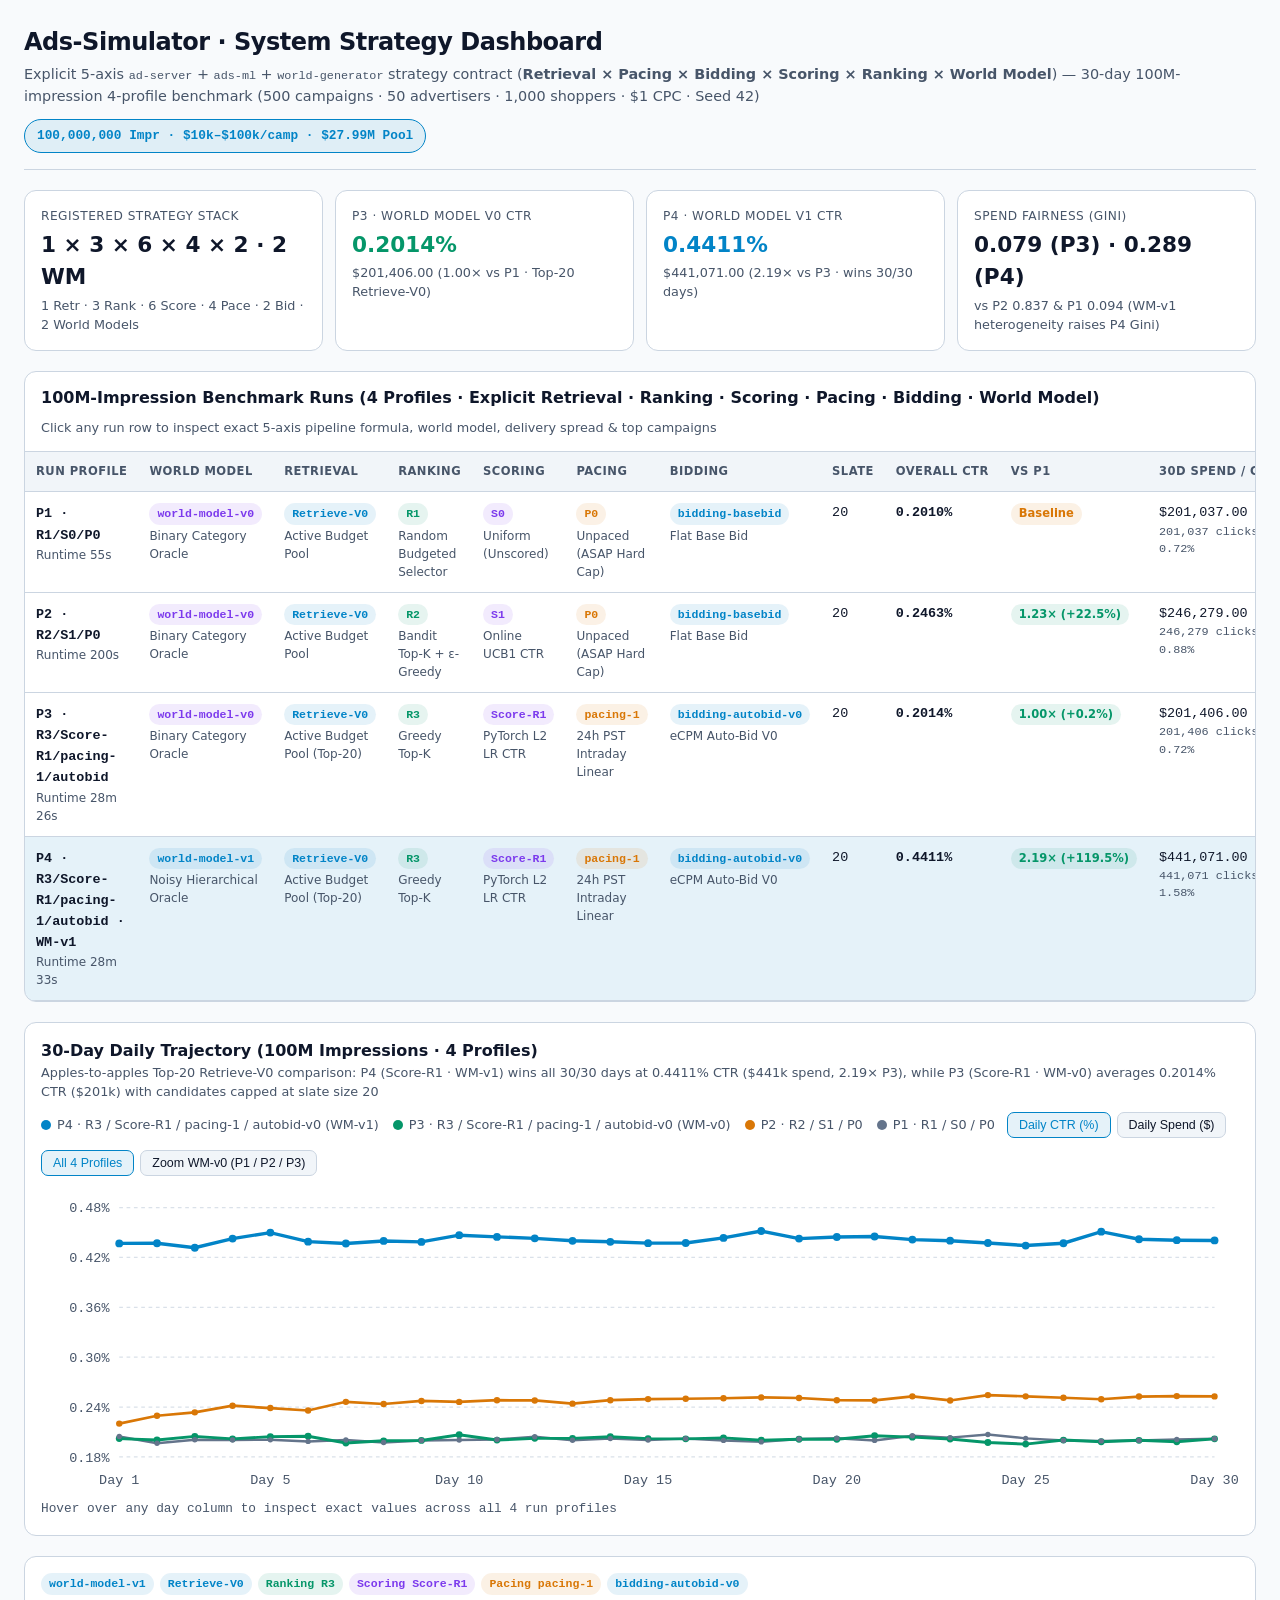
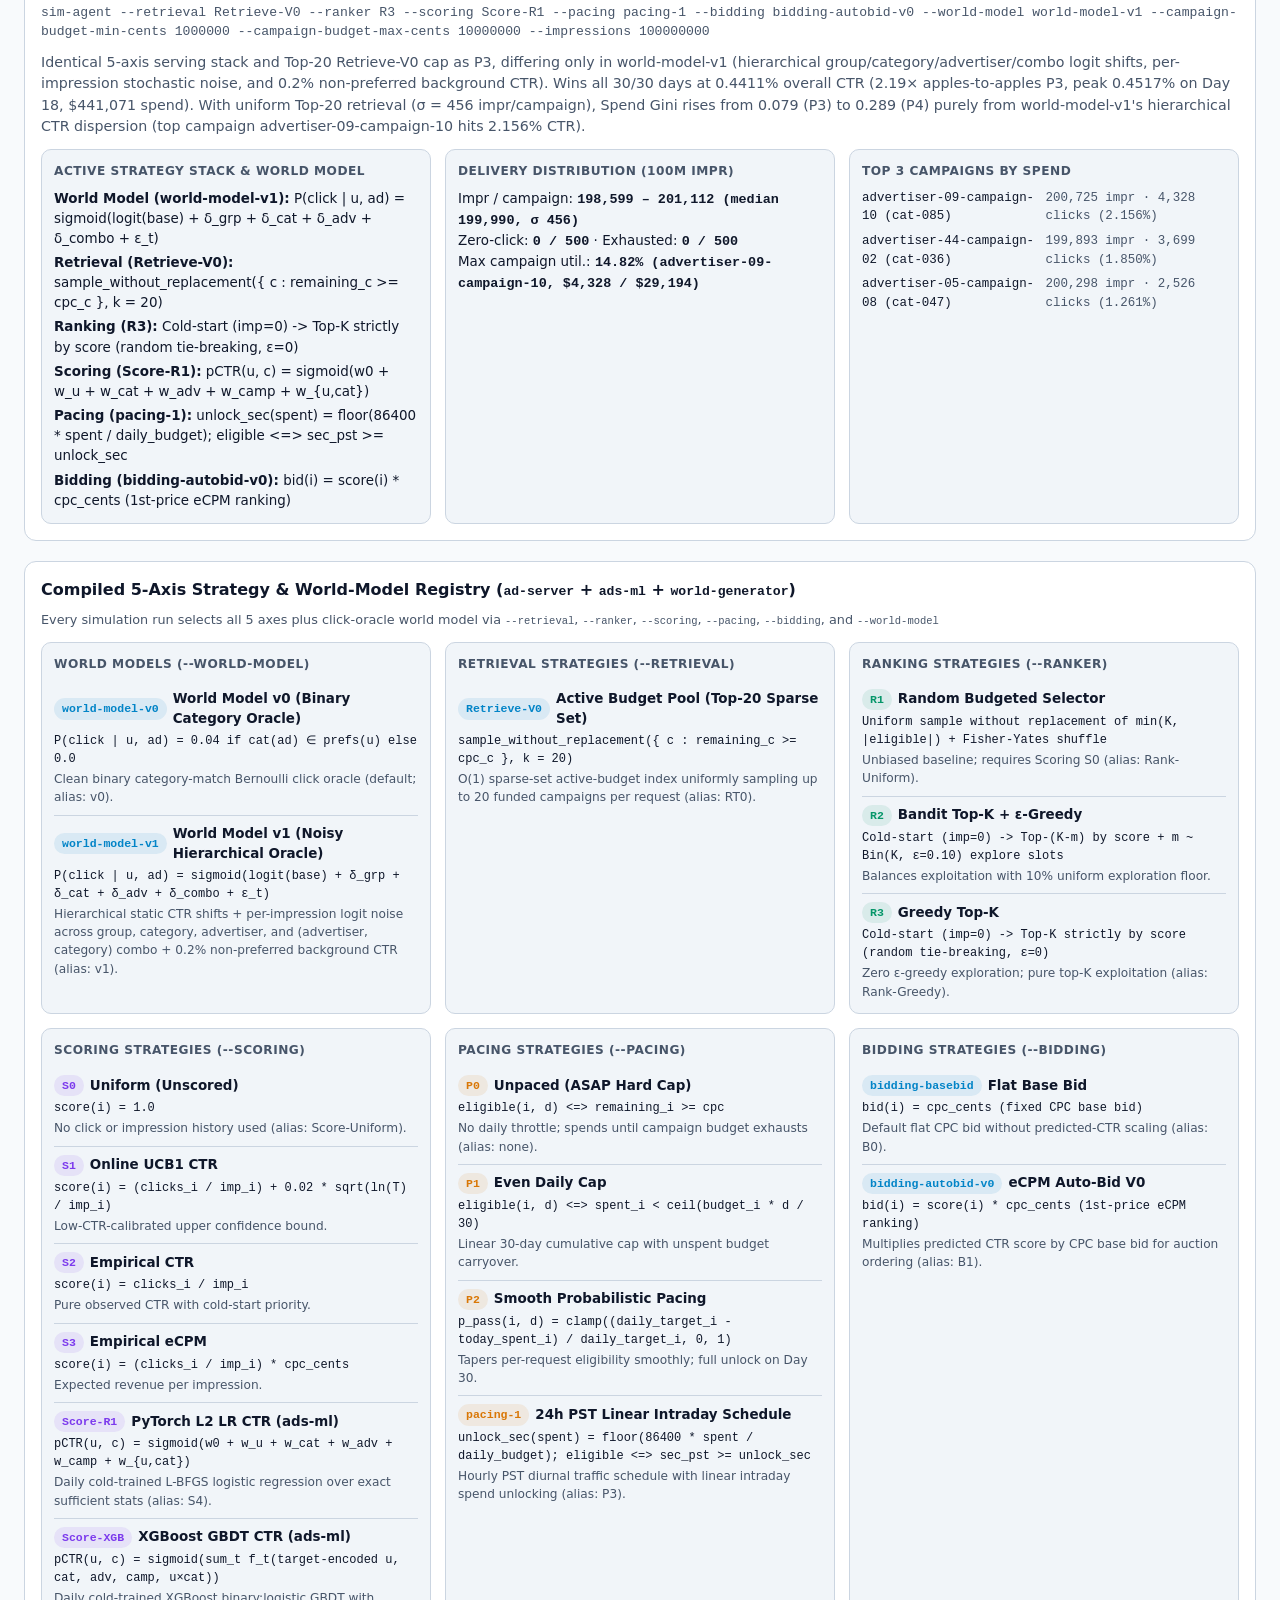
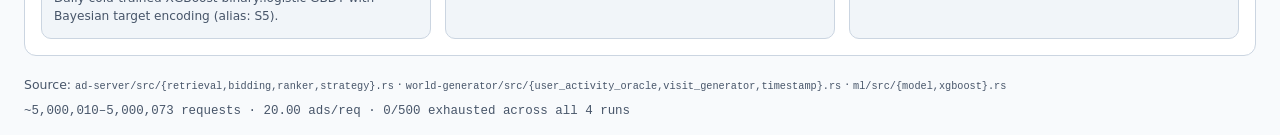
<file: system-dashboard/index.html>
<!DOCTYPE html>
<html lang="en">
<head>
  <meta charset="UTF-8" />
  <meta name="viewport" content="width=device-width, initial-scale=1.0" />
  <title>Ads-Simulator — System Strategy Dashboard (100M Impressions · 4 Profiles)</title>
  <style>
    :root {
      --bg: #0f172a;
      --surface: #1e293b;
      --surface-alt: #162033;
      --border: #334155;
      --text: #f1f5f9;
      --muted: #94a3b8;
      --primary: #38bdf8;
      --primary-bg: rgba(56, 189, 248, 0.14);
      --success: #34d399;
      --success-bg: rgba(52, 211, 153, 0.14);
      --warning: #fbbf24;
      --warning-bg: rgba(251, 191, 36, 0.14);
      --purple: #a78bfa;
      --purple-bg: rgba(167, 139, 250, 0.14);
      --r1: #94a3b8;
      --r2: #fbbf24;
      --r3: #34d399;
      --r4: #38bdf8;
    }
    @media (prefers-color-scheme: light) {
      :root {
        --bg: #f8fafc;
        --surface: #ffffff;
        --surface-alt: #f1f5f9;
        --border: #cbd5e1;
        --text: #0f172a;
        --muted: #475569;
        --primary: #0284c7;
        --primary-bg: rgba(2, 132, 199, 0.10);
        --success: #059669;
        --success-bg: rgba(5, 150, 105, 0.10);
        --warning: #d97706;
        --warning-bg: rgba(217, 119, 6, 0.10);
        --purple: #7c3aed;
        --purple-bg: rgba(124, 58, 237, 0.10);
        --r1: #64748b;
        --r2: #d97706;
        --r3: #059669;
        --r4: #0284c7;
      }
    }
    * { box-sizing: border-box; }
    body {
      margin: 0;
      padding: 24px;
      font-family: system-ui, -apple-system, BlinkMacSystemFont, "Segoe UI", Roboto, sans-serif;
      background: var(--bg);
      color: var(--text);
      line-height: 1.5;
    }
    .container { max-width: 1260px; margin: 0 auto; display: flex; flex-direction: column; gap: 20px; }
    header {
      display: flex; flex-wrap: wrap; align-items: flex-end; justify-content: space-between; gap: 12px;
      padding-bottom: 16px; border-bottom: 1px solid var(--border);
    }
    h1 { margin: 0; font-size: 1.5rem; letter-spacing: -0.02em; }
    .subtitle { margin: 4px 0 0; color: var(--muted); font-size: 0.9rem; }
    .run-pill {
      display: inline-flex; align-items: center; gap: 8px;
      background: var(--primary-bg); border: 1px solid var(--primary); color: var(--primary);
      padding: 6px 12px; border-radius: 999px; font-size: 0.8rem; font-weight: 600;
    }
    .controls { display: flex; flex-wrap: wrap; gap: 6px; }
    .btn {
      appearance: none; border: 1px solid var(--border); background: var(--surface-alt); color: var(--text);
      padding: 5px 11px; border-radius: 7px; font-size: 0.78rem; font-weight: 500; cursor: pointer;
      transition: border-color 120ms ease, background 120ms ease;
    }
    .btn:hover { border-color: var(--primary); }
    .btn.active { background: var(--primary-bg); border-color: var(--primary); color: var(--primary); }
    .kpi-grid { display: grid; grid-template-columns: repeat(auto-fit, minmax(220px, 1fr)); gap: 12px; }
    .card {
      background: var(--surface); border: 1px solid var(--border); border-radius: 12px; padding: 16px;
    }
    .kpi-label { font-size: 0.76rem; color: var(--muted); text-transform: uppercase; letter-spacing: 0.04em; }
    .kpi-value { font-size: 1.35rem; font-weight: 700; font-variant-numeric: tabular-nums; margin-top: 4px; }
    .kpi-sub { font-size: 0.8rem; color: var(--muted); margin-top: 2px; }
    .table-wrap { overflow-x: auto; }
    table { width: 100%; border-collapse: collapse; font-size: 0.84rem; }
    th, td { text-align: left; padding: 11px 11px; border-bottom: 1px solid var(--border); vertical-align: top; }
    th {
      font-size: 0.72rem; text-transform: uppercase; letter-spacing: 0.04em; color: var(--muted);
      background: var(--surface-alt); white-space: nowrap;
    }
    tbody tr.clickable { cursor: pointer; transition: background 120ms ease; }
    tbody tr.clickable:hover { background: var(--surface-alt); }
    tbody tr.selected { background: var(--primary-bg); }
    .mono { font-family: ui-monospace, SFMono-Regular, Menlo, Monaco, Consolas, monospace; font-variant-numeric: tabular-nums; }
    .badge {
      display: inline-block; padding: 2px 8px; border-radius: 999px; font-size: 0.72rem; font-weight: 600; white-space: nowrap;
    }
    .badge-primary { background: var(--primary-bg); color: var(--primary); }
    .badge-success { background: var(--success-bg); color: var(--success); }
    .badge-warning { background: var(--warning-bg); color: var(--warning); }
    .badge-purple { background: var(--purple-bg); color: var(--purple); }
    .chart-header {
      display: flex; justify-content: space-between; align-items: center; flex-wrap: wrap; gap: 10px;
      margin-bottom: 12px;
    }
    .legend { display: flex; align-items: center; gap: 14px; font-size: 0.8rem; color: var(--muted); flex-wrap: wrap; }
    .legend-item { display: inline-flex; align-items: center; gap: 6px; }
    .swatch { width: 10px; height: 10px; border-radius: 999px; display: inline-block; }
    .chart-readout {
      font-size: 0.8rem; color: var(--muted); min-height: 20px; margin-top: 6px;
      display: flex; justify-content: space-between; flex-wrap: wrap; gap: 8px;
    }
    .detail-grid { display: grid; grid-template-columns: repeat(auto-fit, minmax(270px, 1fr)); gap: 14px; margin-top: 12px; }
    .registry-grid { display: grid; grid-template-columns: repeat(auto-fit, minmax(320px, 1fr)); gap: 14px; }
    .detail-box { background: var(--surface-alt); border: 1px solid var(--border); border-radius: 10px; padding: 12px; font-size: 0.84rem; }
    .detail-box h3 { margin: 0 0 8px; font-size: 0.76rem; text-transform: uppercase; letter-spacing: 0.04em; color: var(--muted); }
    .camp-list { list-style: none; padding: 0; margin: 0; display: flex; flex-direction: column; gap: 6px; }
    .camp-list li { display: flex; justify-content: space-between; gap: 8px; font-size: 0.78rem; }
    .reg-item { padding: 8px 0; border-bottom: 1px solid var(--border); }
    .reg-item:last-child { border-bottom: none; padding-bottom: 0; }
    code { font-family: ui-monospace, SFMono-Regular, Menlo, monospace; font-size: 0.82em; }
    footer { font-size: 0.78rem; color: var(--muted); display: flex; justify-content: space-between; flex-wrap: wrap; gap: 8px; }
  </style>
</head>
<body>
  <div class="container">
    <header>
      <div>
        <h1>Ads-Simulator · System Strategy Dashboard</h1>
        <p class="subtitle">Explicit 5-axis <code>ad-server</code> + <code>ads-ml</code> + <code>world-generator</code> strategy contract (<strong>Retrieval × Pacing × Bidding × Scoring × Ranking × World Model</strong>) — 30-day 100M-impression 4-profile benchmark (500 campaigns · 50 advertisers · 1,000 shoppers · $1 CPC · Seed 42)</p>
      </div>
      <span class="run-pill mono">100,000,000 Impr · $10k–$100k/camp · $27.99M Pool</span>
    </header>

    <section class="kpi-grid" id="kpi-strip"></section>

    <section class="card" style="padding: 0; overflow: hidden;">
      <div style="padding: 14px 16px; border-bottom: 1px solid var(--border); display: flex; justify-content: space-between; align-items: center; flex-wrap: wrap; gap: 8px;">
        <strong>100M-Impression Benchmark Runs (4 Profiles · Explicit Retrieval · Ranking · Scoring · Pacing · Bidding · World Model)</strong>
        <span style="font-size: 0.8rem; color: var(--muted);">Click any run row to inspect exact 5-axis pipeline formula, world model, delivery spread &amp; top campaigns</span>
      </div>
      <div class="table-wrap">
        <table>
          <thead>
            <tr>
              <th>Run Profile</th>
              <th>World Model</th>
              <th>Retrieval</th>
              <th>Ranking</th>
              <th>Scoring</th>
              <th>Pacing</th>
              <th>Bidding</th>
              <th>Slate</th>
              <th>Overall CTR</th>
              <th>vs P1</th>
              <th>30d Spend / Clicks</th>
              <th>eCPM</th>
              <th>Spend Gini</th>
              <th>Top-10%</th>
              <th>Days Won</th>
            </tr>
          </thead>
          <tbody id="strategy-tbody"></tbody>
        </table>
      </div>
    </section>

    <section class="card">
      <div class="chart-header">
        <div>
          <strong>30-Day Daily Trajectory (100M Impressions · 4 Profiles)</strong>
          <div style="font-size:0.8rem;color:var(--muted);">Apples-to-apples Top-20 Retrieve-V0 comparison: P4 (Score-R1 · WM-v1) wins all 30/30 days at 0.4411% CTR ($441k spend, 2.19× P3), while P3 (Score-R1 · WM-v0) averages 0.2014% CTR ($201k) with candidates capped at slate size 20</div>
        </div>
        <div style="display:flex;align-items:center;gap:12px;flex-wrap:wrap;">
          <div class="legend">
            <span class="legend-item"><span class="swatch" style="background:var(--r4);"></span>P4 · R3 / Score-R1 / pacing-1 / autobid-v0 (WM-v1)</span>
            <span class="legend-item"><span class="swatch" style="background:var(--r3);"></span>P3 · R3 / Score-R1 / pacing-1 / autobid-v0 (WM-v0)</span>
            <span class="legend-item"><span class="swatch" style="background:var(--r2);"></span>P2 · R2 / S1 / P0</span>
            <span class="legend-item"><span class="swatch" style="background:var(--r1);"></span>P1 · R1 / S0 / P0</span>
          </div>
          <div class="controls" role="group" aria-label="Chart metric">
            <button class="btn active" data-metric="ctr">Daily CTR (%)</button>
            <button class="btn" data-metric="spend">Daily Spend ($)</button>
          </div>
          <div class="controls" role="group" aria-label="Chart view">
            <button class="btn active" data-scope="all">All 4 Profiles</button>
            <button class="btn" data-scope="baseline">Zoom WM-v0 (P1 / P2 / P3)</button>
          </div>
        </div>
      </div>
      <div id="chart-container" style="width:100%;"></div>
      <div class="chart-readout mono" id="chart-readout">Hover over any day column to inspect exact values across all 4 run profiles</div>
    </section>

    <section class="card" id="detail-panel"></section>

    <section class="card">
      <div style="display:flex;justify-content:space-between;align-items:center;flex-wrap:wrap;gap:8px;margin-bottom:12px;">
        <strong>Compiled 5-Axis Strategy &amp; World-Model Registry (<code>ad-server</code> + <code>ads-ml</code> + <code>world-generator</code>)</strong>
        <span style="font-size:0.8rem;color:var(--muted);">Every simulation run selects all 5 axes plus click-oracle world model via <code>--retrieval</code>, <code>--ranker</code>, <code>--scoring</code>, <code>--pacing</code>, <code>--bidding</code>, and <code>--world-model</code></span>
      </div>
      <div class="registry-grid" id="registry-grid"></div>
    </section>

    <footer>
      <span>Source: <code>ad-server/src/{retrieval,bidding,ranker,strategy}.rs</code> · <code>world-generator/src/{user_activity_oracle,visit_generator,timestamp}.rs</code> · <code>ml/src/{model,xgboost}.rs</code></span>
      <span class="mono">~5,000,010–5,000,073 requests · 20.00 ads/req · 0/500 exhausted across all 4 runs</span>
    </footer>
  </div>

  <script>
    const REGISTRY = {
      worldModel: [
        { id: "world-model-v0", name: "World Model v0 (Binary Category Oracle)", formula: "P(click | u, ad) = 0.04 if cat(ad) ∈ prefs(u) else 0.0", notes: "Clean binary category-match Bernoulli click oracle (default; alias: v0)." },
        { id: "world-model-v1", name: "World Model v1 (Noisy Hierarchical Oracle)", formula: "P(click | u, ad) = sigmoid(logit(base) + δ_grp + δ_cat + δ_adv + δ_combo + ε_t)", notes: "Hierarchical static CTR shifts + per-impression logit noise across group, category, advertiser, and (advertiser, category) combo + 0.2% non-preferred background CTR (alias: v1)." }
      ],
      retrieval: [
        { id: "Retrieve-V0", name: "Active Budget Pool (Top-20 Sparse Set)", formula: "sample_without_replacement({ c : remaining_c >= cpc_c }, k = 20)", notes: "O(1) sparse-set active-budget index uniformly sampling up to 20 funded campaigns per request (alias: RT0)." }
      ],
      ranking: [
        { id: "R1", name: "Random Budgeted Selector", formula: "Uniform sample without replacement of min(K, |eligible|) + Fisher-Yates shuffle", notes: "Unbiased baseline; requires Scoring S0 (alias: Rank-Uniform)." },
        { id: "R2", name: "Bandit Top-K + ε-Greedy", formula: "Cold-start (imp=0) -> Top-(K-m) by score + m ~ Bin(K, ε=0.10) explore slots", notes: "Balances exploitation with 10% uniform exploration floor." },
        { id: "R3", name: "Greedy Top-K", formula: "Cold-start (imp=0) -> Top-K strictly by score (random tie-breaking, ε=0)", notes: "Zero ε-greedy exploration; pure top-K exploitation (alias: Rank-Greedy)." }
      ],
      scoring: [
        { id: "S0", name: "Uniform (Unscored)", formula: "score(i) = 1.0", notes: "No click or impression history used (alias: Score-Uniform)." },
        { id: "S1", name: "Online UCB1 CTR", formula: "score(i) = (clicks_i / imp_i) + 0.02 * sqrt(ln(T) / imp_i)", notes: "Low-CTR-calibrated upper confidence bound." },
        { id: "S2", name: "Empirical CTR", formula: "score(i) = clicks_i / imp_i", notes: "Pure observed CTR with cold-start priority." },
        { id: "S3", name: "Empirical eCPM", formula: "score(i) = (clicks_i / imp_i) * cpc_cents", notes: "Expected revenue per impression." },
        { id: "Score-R1", name: "PyTorch L2 LR CTR (ads-ml)", formula: "pCTR(u, c) = sigmoid(w0 + w_u + w_cat + w_adv + w_camp + w_{u,cat})", notes: "Daily cold-trained L-BFGS logistic regression over exact sufficient stats (alias: S4)." },
        { id: "Score-XGB", name: "XGBoost GBDT CTR (ads-ml)", formula: "pCTR(u, c) = sigmoid(sum_t f_t(target-encoded u, cat, adv, camp, u×cat))", notes: "Daily cold-trained XGBoost binary:logistic GBDT with Bayesian target encoding (alias: S5)." }
      ],
      pacing: [
        { id: "P0", name: "Unpaced (ASAP Hard Cap)", formula: "eligible(i, d) <=> remaining_i >= cpc", notes: "No daily throttle; spends until campaign budget exhausts (alias: none)." },
        { id: "P1", name: "Even Daily Cap", formula: "eligible(i, d) <=> spent_i < ceil(budget_i * d / 30)", notes: "Linear 30-day cumulative cap with unspent budget carryover." },
        { id: "P2", name: "Smooth Probabilistic Pacing", formula: "p_pass(i, d) = clamp((daily_target_i - today_spent_i) / daily_target_i, 0, 1)", notes: "Tapers per-request eligibility smoothly; full unlock on Day 30." },
        { id: "pacing-1", name: "24h PST Linear Intraday Schedule", formula: "unlock_sec(spent) = floor(86400 * spent / daily_budget); eligible <=> sec_pst >= unlock_sec", notes: "Hourly PST diurnal traffic schedule with linear intraday spend unlocking (alias: P3)." }
      ],
      bidding: [
        { id: "bidding-basebid", name: "Flat Base Bid", formula: "bid(i) = cpc_cents (fixed CPC base bid)", notes: "Default flat CPC bid without predicted-CTR scaling (alias: B0)." },
        { id: "bidding-autobid-v0", name: "eCPM Auto-Bid V0", formula: "bid(i) = score(i) * cpc_cents (1st-price eCPM ranking)", notes: "Multiplies predicted CTR score by CPC base bid for auction ordering (alias: B1)." }
      ]
    };

    const BENCHMARK = {
      metrics: {
        "P1 · R1/S0/P0": {
          id: "P1 · R1/S0/P0",
          worldModel: "world-model-v0", worldModelName: "Binary Category Oracle",
          retrieval: "Retrieve-V0", retrievalName: "Active Budget Pool",
          ranking: "R1", rankingName: "Random Budgeted Selector",
          scoring: "S0", scoringName: "Uniform (Unscored)",
          pacing: "P0", pacingName: "Unpaced (ASAP Hard Cap)",
          bidding: "bidding-basebid", biddingName: "Flat Base Bid",
          slate: 20,
          ctr: 0.2010, spend: "$201,037.00", clicks: "201,037", ecpm: "$2.01",
          gini: "0.094", top10: "12.9%", util: "0.72%", exhausted: "0 / 500", zeroClick: 0,
          impRange: "198,915 – 201,271 (median 199,991, σ 415)",
          maxUtil: "4.30% (advertiser-07-campaign-06)",
          daysWon: "0 / 30", runtime: "55s",
          cli: "sim-agent --retrieval Retrieve-V0 --ranker R1 --scoring S0 --pacing P0 --bidding bidding-basebid --world-model world-model-v0 --campaign-budget-min-cents 1000000 --campaign-budget-max-cents 10000000 --impressions 100000000",
          notes: "Unbiased uniform baseline under world-model-v0. Every campaign receives ~200,000 impressions (σ = 415), converging tightly to the 0.201% population-average CTR with minimal spend dispersion (Gini 0.094).",
          dailyCtr: [0.2046,0.1965,0.2007,0.2004,0.2006,0.1987,0.2005,0.1973,0.1998,0.2004,0.2011,0.2043,0.2002,0.2020,0.2005,0.2021,0.1999,0.1981,0.2016,0.2025,0.1999,0.2054,0.2032,0.2070,0.2023,0.1997,0.1993,0.1998,0.2011,0.2019],
          dailySpend: [6820,6549,6691,6681,6687,6624,6684,6577,6659,6679,6704,6810,6672,6733,6682,6737,6663,6602,6721,6750,6662,6847,6772,6901,6742,6655,6642,6659,6702,6730],
          topCamps: [
            { id: "advertiser-41-campaign-10", cat: "cat-008", stat: "200,223 impr · 573 clicks (0.286%)" },
            { id: "advertiser-31-campaign-05", cat: "cat-001", stat: "199,952 impr · 570 clicks (0.285%)" },
            { id: "advertiser-10-campaign-08", cat: "cat-094", stat: "200,457 impr · 550 clicks (0.274%)" }
          ]
        },
        "P2 · R2/S1/P0": {
          id: "P2 · R2/S1/P0",
          worldModel: "world-model-v0", worldModelName: "Binary Category Oracle",
          retrieval: "Retrieve-V0", retrievalName: "Active Budget Pool",
          ranking: "R2", rankingName: "Bandit Top-K + ε-Greedy",
          scoring: "S1", scoringName: "Online UCB1 CTR",
          pacing: "P0", pacingName: "Unpaced (ASAP Hard Cap)",
          bidding: "bidding-basebid", biddingName: "Flat Base Bid",
          slate: 20,
          ctr: 0.2463, spend: "$246,279.00", clicks: "246,279", ecpm: "$2.46",
          gini: "0.837", top10: "82.7%", util: "0.88%", exhausted: "0 / 500", zeroClick: 0,
          impRange: "20,651 – 4,837,518 (median 36,321, σ 697,698)",
          maxUtil: "66.76% (advertiser-40-campaign-06, $9,532 / $14,278)",
          daysWon: "0 / 30", runtime: "200s",
          cli: "sim-agent --retrieval Retrieve-V0 --ranker R2 --scoring S1 --pacing P0 --bidding bidding-basebid --world-model world-model-v0 --campaign-budget-min-cents 1000000 --campaign-budget-max-cents 10000000 --impressions 100000000",
          notes: "User-blind UCB1 bandit with 10% ε-greedy exploration under world-model-v0. Beats P1/P3 on Day 1 (0.2202%) via online intra-day learning, then saturates the ~0.252% user-blind ceiling (Days 16–30 avg: 0.2514%) while heavily concentrating spend (Gini 0.837, top-10% share 82.7%).",
          dailyCtr: [0.2202,0.2296,0.2337,0.2416,0.2388,0.2359,0.2463,0.2437,0.2474,0.2462,0.2483,0.2479,0.2441,0.2482,0.2496,0.2500,0.2506,0.2516,0.2509,0.2482,0.2480,0.2530,0.2480,0.2544,0.2529,0.2512,0.2494,0.2527,0.2533,0.2528],
          dailySpend: [7340,7655,7791,8054,7959,7862,8209,8123,8247,8207,8278,8262,8136,8273,8319,8333,8352,8388,8364,8272,8268,8433,8267,8481,8430,8373,8313,8422,8443,8425],
          topCamps: [
            { id: "advertiser-41-campaign-10", cat: "cat-008", stat: "4,781,298 impr · 12,873 clicks (0.269%)" },
            { id: "advertiser-20-campaign-03", cat: "cat-094", stat: "4,837,518 impr · 12,641 clicks (0.261%)" },
            { id: "advertiser-04-campaign-05", cat: "cat-036", stat: "4,834,110 impr · 12,458 clicks (0.258%)" }
          ]
        },
        "P3 · R3/Score-R1/pacing-1/autobid": {
          id: "P3 · R3/Score-R1/pacing-1/autobid",
          worldModel: "world-model-v0", worldModelName: "Binary Category Oracle",
          retrieval: "Retrieve-V0", retrievalName: "Active Budget Pool (Top-20)",
          ranking: "R3", rankingName: "Greedy Top-K",
          scoring: "Score-R1", scoringName: "PyTorch L2 LR CTR",
          pacing: "pacing-1", pacingName: "24h PST Intraday Linear",
          bidding: "bidding-autobid-v0", biddingName: "eCPM Auto-Bid V0",
          slate: 20,
          ctr: 0.2014, spend: "$201,406.00", clicks: "201,406", ecpm: "$2.01",
          gini: "0.079", top10: "12.6%", util: "0.72%", exhausted: "0 / 500", zeroClick: 0,
          impRange: "198,472 – 201,517 (median 200,000, σ 441)",
          maxUtil: "4.22% (advertiser-07-campaign-06, $464 / $10,983)",
          daysWon: "0 / 30", runtime: "28m 26s",
          cli: "sim-agent --retrieval Retrieve-V0 --ranker R3 --scoring Score-R1 --pacing pacing-1 --bidding bidding-autobid-v0 --world-model world-model-v0 --campaign-budget-min-cents 1000000 --campaign-budget-max-cents 10000000 --impressions 100000000",
          notes: "Apples-to-apples counterpart to P4: identical PyTorch L2 LR (Score-R1) + R3 + 24h PST linear intraday pacing + eCPM autobidding + Top-20 Retrieve-V0 stack evaluated under world-model-v0. Because Retrieve-V0 caps candidates at 20 uniformly sampled funded campaigns per request (= slate_size 20, σ = 441 impr/campaign), Score-R1/R3 only reorders the 20 retrieved ads without filtering across the 500-campaign pool, averaging 0.2014% CTR ($201,406 spend, peak 0.2068% on Day 10, Spend Gini 0.079).",
          dailyCtr: [0.2020,0.2004,0.2047,0.2017,0.2044,0.2048,0.1968,0.1994,0.1999,0.2068,0.2003,0.2024,0.2024,0.2042,0.2021,0.2017,0.2030,0.2002,0.2013,0.2013,0.2056,0.2038,0.2016,0.1973,0.1954,0.2003,0.1982,0.2000,0.1983,0.2017],
          dailySpend: [6735,6681,6825,6724,6813,6828,6561,6648,6662,6893,6678,6747,6747,6808,6736,6723,6768,6672,6711,6710,6852,6794,6719,6576,6513,6676,6608,6666,6609,6723],
          topCamps: [
            { id: "advertiser-05-campaign-02", cat: "cat-049", stat: "199,997 impr · 574 clicks (0.287%)" },
            { id: "advertiser-05-campaign-04", cat: "cat-049", stat: "200,204 impr · 564 clicks (0.282%)" },
            { id: "advertiser-45-campaign-04", cat: "cat-049", stat: "200,529 impr · 564 clicks (0.281%)" }
          ]
        },
        "P4 · R3/Score-R1/pacing-1/autobid · WM-v1": {
          id: "P4 · R3/Score-R1/pacing-1/autobid · WM-v1",
          worldModel: "world-model-v1", worldModelName: "Noisy Hierarchical Oracle",
          retrieval: "Retrieve-V0", retrievalName: "Active Budget Pool (Top-20)",
          ranking: "R3", rankingName: "Greedy Top-K",
          scoring: "Score-R1", scoringName: "PyTorch L2 LR CTR",
          pacing: "pacing-1", pacingName: "24h PST Intraday Linear",
          bidding: "bidding-autobid-v0", biddingName: "eCPM Auto-Bid V0",
          slate: 20,
          ctr: 0.4411, spend: "$441,071.00", clicks: "441,071", ecpm: "$4.41",
          gini: "0.289", top10: "22.1%", util: "1.58%", exhausted: "0 / 500", zeroClick: 0,
          impRange: "198,599 – 201,112 (median 199,990, σ 456)",
          maxUtil: "14.82% (advertiser-09-campaign-10, $4,328 / $29,194)",
          daysWon: "30 / 30", runtime: "28m 33s",
          cli: "sim-agent --retrieval Retrieve-V0 --ranker R3 --scoring Score-R1 --pacing pacing-1 --bidding bidding-autobid-v0 --world-model world-model-v1 --campaign-budget-min-cents 1000000 --campaign-budget-max-cents 10000000 --impressions 100000000",
          notes: "Identical 5-axis serving stack and Top-20 Retrieve-V0 cap as P3, differing only in world-model-v1 (hierarchical group/category/advertiser/combo logit shifts, per-impression stochastic noise, and 0.2% non-preferred background CTR). Wins all 30/30 days at 0.4411% overall CTR (2.19× apples-to-apples P3, peak 0.4517% on Day 18, $441,071 spend). With uniform Top-20 retrieval (σ = 456 impr/campaign), Spend Gini rises from 0.079 (P3) to 0.289 (P4) purely from world-model-v1's hierarchical CTR dispersion (top campaign advertiser-09-campaign-10 hits 2.156% CTR).",
          dailyCtr: [0.4369,0.4370,0.4316,0.4426,0.4499,0.4389,0.4368,0.4399,0.4387,0.4468,0.4447,0.4430,0.4400,0.4388,0.4372,0.4374,0.4435,0.4517,0.4427,0.4446,0.4452,0.4415,0.4402,0.4374,0.4342,0.4370,0.4510,0.4419,0.4407,0.4405],
          dailySpend: [14563,14567,14387,14753,14997,14631,14560,14664,14623,14892,14823,14765,14668,14625,14572,14579,14783,15056,14757,14821,14839,14718,14674,14581,14472,14565,15032,14731,14689,14684],
          topCamps: [
            { id: "advertiser-09-campaign-10", cat: "cat-085", stat: "200,725 impr · 4,328 clicks (2.156%)" },
            { id: "advertiser-44-campaign-02", cat: "cat-036", stat: "199,893 impr · 3,699 clicks (1.850%)" },
            { id: "advertiser-05-campaign-08", cat: "cat-047", stat: "200,298 impr · 2,526 clicks (1.261%)" }
          ]
        }
      }
    };

    const RUN_ORDER = [
      "P1 · R1/S0/P0",
      "P2 · R2/S1/P0",
      "P3 · R3/Score-R1/pacing-1/autobid",
      "P4 · R3/Score-R1/pacing-1/autobid · WM-v1"
    ];
    let selectedRun = "P4 · R3/Score-R1/pacing-1/autobid · WM-v1";
    let chartMetric = "ctr";
    let chartScope = "all";

    function render() {
      const r1 = BENCHMARK.metrics["P1 · R1/S0/P0"];
      const r2 = BENCHMARK.metrics["P2 · R2/S1/P0"];
      const r3 = BENCHMARK.metrics["P3 · R3/Score-R1/pacing-1/autobid"];
      const r4 = BENCHMARK.metrics["P4 · R3/Score-R1/pacing-1/autobid · WM-v1"];
      const r3Mult = r3.ctr / r1.ctr;
      const r4VsR3 = r4.ctr / r3.ctr;

      document.getElementById("kpi-strip").innerHTML = `
        <div class="card">
          <div class="kpi-label">Registered Strategy Stack</div>
          <div class="kpi-value">1 × 3 × 6 × 4 × 2 · 2 WM</div>
          <div class="kpi-sub">1 Retr · 3 Rank · 6 Score · 4 Pace · 2 Bid · 2 World Models</div>
        </div>
        <div class="card">
          <div class="kpi-label">P3 · World Model v0 CTR</div>
          <div class="kpi-value" style="color: var(--r3);">${r3.ctr.toFixed(4)}%</div>
          <div class="kpi-sub">${r3.spend} (${r3Mult.toFixed(2)}× vs P1 · Top-20 Retrieve-V0)</div>
        </div>
        <div class="card">
          <div class="kpi-label">P4 · World Model v1 CTR</div>
          <div class="kpi-value" style="color: var(--r4);">${r4.ctr.toFixed(4)}%</div>
          <div class="kpi-sub">${r4.spend} (${r4VsR3.toFixed(2)}× vs P3 · wins 30/30 days)</div>
        </div>
        <div class="card">
          <div class="kpi-label">Spend Fairness (Gini)</div>
          <div class="kpi-value">${r3.gini} (P3) · ${r4.gini} (P4)</div>
          <div class="kpi-sub">vs P2 ${r2.gini} &amp; P1 ${r1.gini} (WM-v1 heterogeneity raises P4 Gini)</div>
        </div>
      `;

      const tbody = document.getElementById("strategy-tbody");
      tbody.innerHTML = "";
      for (const id of RUN_ORDER) {
        const m = BENCHMARK.metrics[id];
        const lift = id === "P1 · R1/S0/P0"
          ? `<span class="badge badge-warning">Baseline</span>`
          : `<span class="badge badge-success">${(m.ctr / r1.ctr).toFixed(2)}× (+${(((m.ctr / r1.ctr) - 1) * 100).toFixed(1)}%)</span>`;
        const wmBadge = m.worldModel === "world-model-v1" ? "badge-primary" : "badge-purple";
        const tr = document.createElement("tr");
        tr.className = "clickable" + (id === selectedRun ? " selected" : "");
        tr.innerHTML = `
          <td><strong class="mono">${m.id}</strong><div style="font-size:0.75rem;color:var(--muted);">Runtime ${m.runtime}</div></td>
          <td><span class="badge ${wmBadge} mono">${m.worldModel}</span><div style="font-size:0.75rem;color:var(--muted);margin-top:2px;">${m.worldModelName}</div></td>
          <td><span class="badge badge-primary mono">${m.retrieval}</span><div style="font-size:0.75rem;color:var(--muted);margin-top:2px;">${m.retrievalName}</div></td>
          <td><span class="badge badge-success mono">${m.ranking}</span><div style="font-size:0.75rem;color:var(--muted);margin-top:2px;">${m.rankingName}</div></td>
          <td><span class="badge badge-purple mono">${m.scoring}</span><div style="font-size:0.75rem;color:var(--muted);margin-top:2px;">${m.scoringName}</div></td>
          <td><span class="badge badge-warning mono">${m.pacing}</span><div style="font-size:0.75rem;color:var(--muted);margin-top:2px;">${m.pacingName}</div></td>
          <td><span class="badge badge-primary mono">${m.bidding}</span><div style="font-size:0.75rem;color:var(--muted);margin-top:2px;">${m.biddingName}</div></td>
          <td class="mono">${m.slate}</td>
          <td class="mono"><strong>${m.ctr.toFixed(4)}%</strong></td>
          <td>${lift}</td>
          <td class="mono">${m.spend}<div style="font-size:0.74rem;color:var(--muted);">${m.clicks} clicks · ${m.util}</div></td>
          <td class="mono">${m.ecpm}</td>
          <td class="mono">${m.gini}</td>
          <td class="mono">${m.top10}</td>
          <td class="mono">${m.daysWon}</td>
        `;
        tr.addEventListener("click", () => { selectedRun = id; render(); });
        tbody.appendChild(tr);
      }

      const sel = BENCHMARK.metrics[selectedRun];
      document.getElementById("detail-panel").innerHTML = `
        <div style="display:flex;justify-content:space-between;align-items:center;flex-wrap:wrap;gap:8px;">
          <div style="display:flex;align-items:center;gap:6px;flex-wrap:wrap;">
            <span class="badge ${sel.worldModel === "world-model-v1" ? "badge-primary" : "badge-purple"} mono">${sel.worldModel}</span>
            <span class="badge badge-primary mono">${sel.retrieval}</span>
            <span class="badge badge-success mono">Ranking ${sel.ranking}</span>
            <span class="badge badge-purple mono">Scoring ${sel.scoring}</span>
            <span class="badge badge-warning mono">Pacing ${sel.pacing}</span>
            <span class="badge badge-primary mono">${sel.bidding}</span>
          </div>
          <code style="color:var(--muted);">${sel.cli}</code>
        </div>
        <p style="margin:10px 0 0;color:var(--muted);font-size:0.89rem;">${sel.notes}</p>
        <div class="detail-grid">
          <div class="detail-box">
            <h3>Active Strategy Stack &amp; World Model</h3>
            <div><strong>World Model (${sel.worldModel}):</strong> ${REGISTRY.worldModel.find((x) => x.id === sel.worldModel).formula}</div>
            <div style="margin-top:4px;"><strong>Retrieval (${sel.retrieval}):</strong> ${REGISTRY.retrieval.find((x) => x.id === sel.retrieval).formula}</div>
            <div style="margin-top:4px;"><strong>Ranking (${sel.ranking}):</strong> ${REGISTRY.ranking.find((x) => x.id === sel.ranking).formula}</div>
            <div style="margin-top:4px;"><strong>Scoring (${sel.scoring}):</strong> ${REGISTRY.scoring.find((x) => x.id === sel.scoring).formula}</div>
            <div style="margin-top:4px;"><strong>Pacing (${sel.pacing}):</strong> ${REGISTRY.pacing.find((x) => x.id === sel.pacing).formula}</div>
            <div style="margin-top:4px;"><strong>Bidding (${sel.bidding}):</strong> ${REGISTRY.bidding.find((x) => x.id === sel.bidding).formula}</div>
          </div>
          <div class="detail-box">
            <h3>Delivery Distribution (100M Impr)</h3>
            <div>Impr / campaign: <strong class="mono">${sel.impRange}</strong></div>
            <div>Zero-click: <strong class="mono">${sel.zeroClick} / 500</strong> · Exhausted: <strong class="mono">${sel.exhausted}</strong></div>
            <div>Max campaign util.: <strong class="mono">${sel.maxUtil}</strong></div>
          </div>
          <div class="detail-box">
            <h3>Top 3 Campaigns by Spend</h3>
            <ul class="camp-list mono">
              ${sel.topCamps.map((c) => `<li><span>${c.id} (${c.cat})</span><span style="color:var(--muted);">${c.stat}</span></li>`).join("")}
            </ul>
          </div>
        </div>
      `;

      document.getElementById("registry-grid").innerHTML = [
        { title: "World Models (--world-model)", badge: "badge-primary", items: REGISTRY.worldModel },
        { title: "Retrieval Strategies (--retrieval)", badge: "badge-primary", items: REGISTRY.retrieval },
        { title: "Ranking Strategies (--ranker)", badge: "badge-success", items: REGISTRY.ranking },
        { title: "Scoring Strategies (--scoring)", badge: "badge-purple", items: REGISTRY.scoring },
        { title: "Pacing Strategies (--pacing)", badge: "badge-warning", items: REGISTRY.pacing },
        { title: "Bidding Strategies (--bidding)", badge: "badge-primary", items: REGISTRY.bidding }
      ].map((grp) => `
        <div class="detail-box">
          <h3>${grp.title}</h3>
          ${grp.items.map((it) => `
            <div class="reg-item">
              <div style="display:flex;align-items:center;gap:6px;">
                <span class="badge ${grp.badge} mono">${it.id}</span>
                <strong>${it.name}</strong>
              </div>
              <div class="mono" style="font-size:0.75rem;color:var(--text);margin-top:3px;">${it.formula}</div>
              <div style="font-size:0.76rem;color:var(--muted);margin-top:2px;">${it.notes}</div>
            </div>
          `).join("")}
        </div>
      `).join("");

      renderChart();
    }

    function renderChart() {
      const r1Arr = chartMetric === "ctr" ? BENCHMARK.metrics["P1 · R1/S0/P0"].dailyCtr : BENCHMARK.metrics["P1 · R1/S0/P0"].dailySpend;
      const r2Arr = chartMetric === "ctr" ? BENCHMARK.metrics["P2 · R2/S1/P0"].dailyCtr : BENCHMARK.metrics["P2 · R2/S1/P0"].dailySpend;
      const r3Arr = chartMetric === "ctr" ? BENCHMARK.metrics["P3 · R3/Score-R1/pacing-1/autobid"].dailyCtr : BENCHMARK.metrics["P3 · R3/Score-R1/pacing-1/autobid"].dailySpend;
      const r4Arr = chartMetric === "ctr" ? BENCHMARK.metrics["P4 · R3/Score-R1/pacing-1/autobid · WM-v1"].dailyCtr : BENCHMARK.metrics["P4 · R3/Score-R1/pacing-1/autobid · WM-v1"].dailySpend;

      const w = 980, h = 250, padL = 64, padR = 20, padT = 16, padB = 30;
      const isAll = chartScope === "all";
      const minV = isAll ? (chartMetric === "ctr" ? 0.18 : 6000) : (chartMetric === "ctr" ? 0.19 : 6300);
      const maxV = isAll ? (chartMetric === "ctr" ? 0.48 : 16000) : (chartMetric === "ctr" ? 0.26 : 8700);
      const x = (i) => padL + (i / 29) * (w - padL - padR);
      const y = (v) => padT + (1 - (v - minV) / (maxV - minV)) * (h - padT - padB);
      const pathOf = (arr) => arr.map((v, i) => `${i === 0 ? "M" : "L"}${x(i).toFixed(1)},${y(v).toFixed(1)}`).join(" ");
      const ticks = isAll
        ? (chartMetric === "ctr" ? [0.18, 0.24, 0.30, 0.36, 0.42, 0.48] : [6000, 8000, 10000, 12000, 14000, 16000])
        : (chartMetric === "ctr" ? [0.19, 0.20, 0.22, 0.24, 0.26] : [6500, 7000, 7500, 8000, 8500]);
      const fmtTick = (t) => chartMetric === "ctr" ? `${t.toFixed(2)}%` : `$${(t / 1000).toFixed(t >= 10000 ? 0 : 1)}k`;

      const container = document.getElementById("chart-container");
      container.innerHTML = `
        <svg viewBox="0 0 ${w} ${h}" style="width:100%;height:auto;display:block;" role="img" aria-label="30-day 4-profile trajectory">
          ${ticks.map((t) => `
            <line x1="${padL}" x2="${w - padR}" y1="${y(t).toFixed(1)}" y2="${y(t).toFixed(1)}" stroke="var(--border)" stroke-dasharray="3 3" opacity="0.7" />
            <text x="${padL - 8}" y="${(y(t) + 4).toFixed(1)}" text-anchor="end" fill="var(--muted)" font-size="11" font-family="ui-monospace,monospace">${fmtTick(t)}</text>
          `).join("")}
          ${[1, 5, 10, 15, 20, 25, 30].map((d) => `
            <text x="${x(d - 1).toFixed(1)}" y="${h - 8}" text-anchor="middle" fill="var(--muted)" font-size="11" font-family="ui-monospace,monospace">Day ${d}</text>
          `).join("")}
          <path d="${pathOf(r1Arr)}" fill="none" stroke="var(--r1)" stroke-width="2" />
          <path d="${pathOf(r2Arr)}" fill="none" stroke="var(--r2)" stroke-width="2.2" />
          <path d="${pathOf(r3Arr)}" fill="none" stroke="var(--r3)" stroke-width="2.4" />
          ${isAll ? `<path d="${pathOf(r4Arr)}" fill="none" stroke="var(--r4)" stroke-width="2.8" />` : ""}
          ${r1Arr.map((_, i) => `
            ${isAll ? `<circle cx="${x(i).toFixed(1)}" cy="${y(r4Arr[i]).toFixed(1)}" r="3.2" fill="var(--r4)" />` : ""}
            <circle cx="${x(i).toFixed(1)}" cy="${y(r3Arr[i]).toFixed(1)}" r="2.8" fill="var(--r3)" />
            <circle cx="${x(i).toFixed(1)}" cy="${y(r2Arr[i]).toFixed(1)}" r="2.6" fill="var(--r2)" />
            <circle cx="${x(i).toFixed(1)}" cy="${y(r1Arr[i]).toFixed(1)}" r="2.2" fill="var(--r1)" />
            <rect x="${(x(i) - 14).toFixed(1)}" y="${padT}" width="28" height="${h - padT - padB}" fill="transparent" style="cursor:crosshair;" data-day-idx="${i}" />
          `).join("")}
        </svg>
      `;
      const readout = document.getElementById("chart-readout");
      container.querySelectorAll("[data-day-idx]").forEach((rect) => {
        rect.addEventListener("mouseenter", () => {
          const i = Number(rect.dataset.dayIdx);
          const v1 = r1Arr[i], v2 = r2Arr[i], v3 = r3Arr[i], v4 = r4Arr[i];
          if (chartMetric === "ctr") {
            readout.innerHTML = `<span>Day ${i + 1}: P4 <strong style="color:var(--r4);">${v4.toFixed(4)}%</strong> · P3 <strong style="color:var(--r3);">${v3.toFixed(4)}%</strong> · P2 <strong style="color:var(--r2);">${v2.toFixed(4)}%</strong> · P1 <strong>${v1.toFixed(4)}%</strong></span><span style="color:var(--r4);">P4 is ${(v4 / v3).toFixed(2)}× P3 · P3 is ${(v3 / v1).toFixed(2)}× P1</span>`;
          } else {
            readout.innerHTML = `<span>Day ${i + 1}: P4 <strong style="color:var(--r4);">$${v4.toLocaleString()}</strong> · P3 <strong style="color:var(--r3);">$${v3.toLocaleString()}</strong> · P2 <strong style="color:var(--r2);">$${v2.toLocaleString()}</strong> · P1 <strong>$${v1.toLocaleString()}</strong></span><span style="color:var(--r4);">P4 +$${(v4 - v3).toLocaleString()} vs P3</span>`;
          }
        });
      });
    }

    document.querySelectorAll("[data-metric]").forEach((btn) => {
      btn.addEventListener("click", () => {
        chartMetric = btn.dataset.metric;
        document.querySelectorAll("[data-metric]").forEach((b) => b.classList.toggle("active", b === btn));
        renderChart();
      });
    });

    document.querySelectorAll("[data-scope]").forEach((btn) => {
      btn.addEventListener("click", () => {
        chartScope = btn.dataset.scope;
        document.querySelectorAll("[data-scope]").forEach((b) => b.classList.toggle("active", b === btn));
        renderChart();
      });
    });

    render();
  </script>
</body>
</html>
</file>
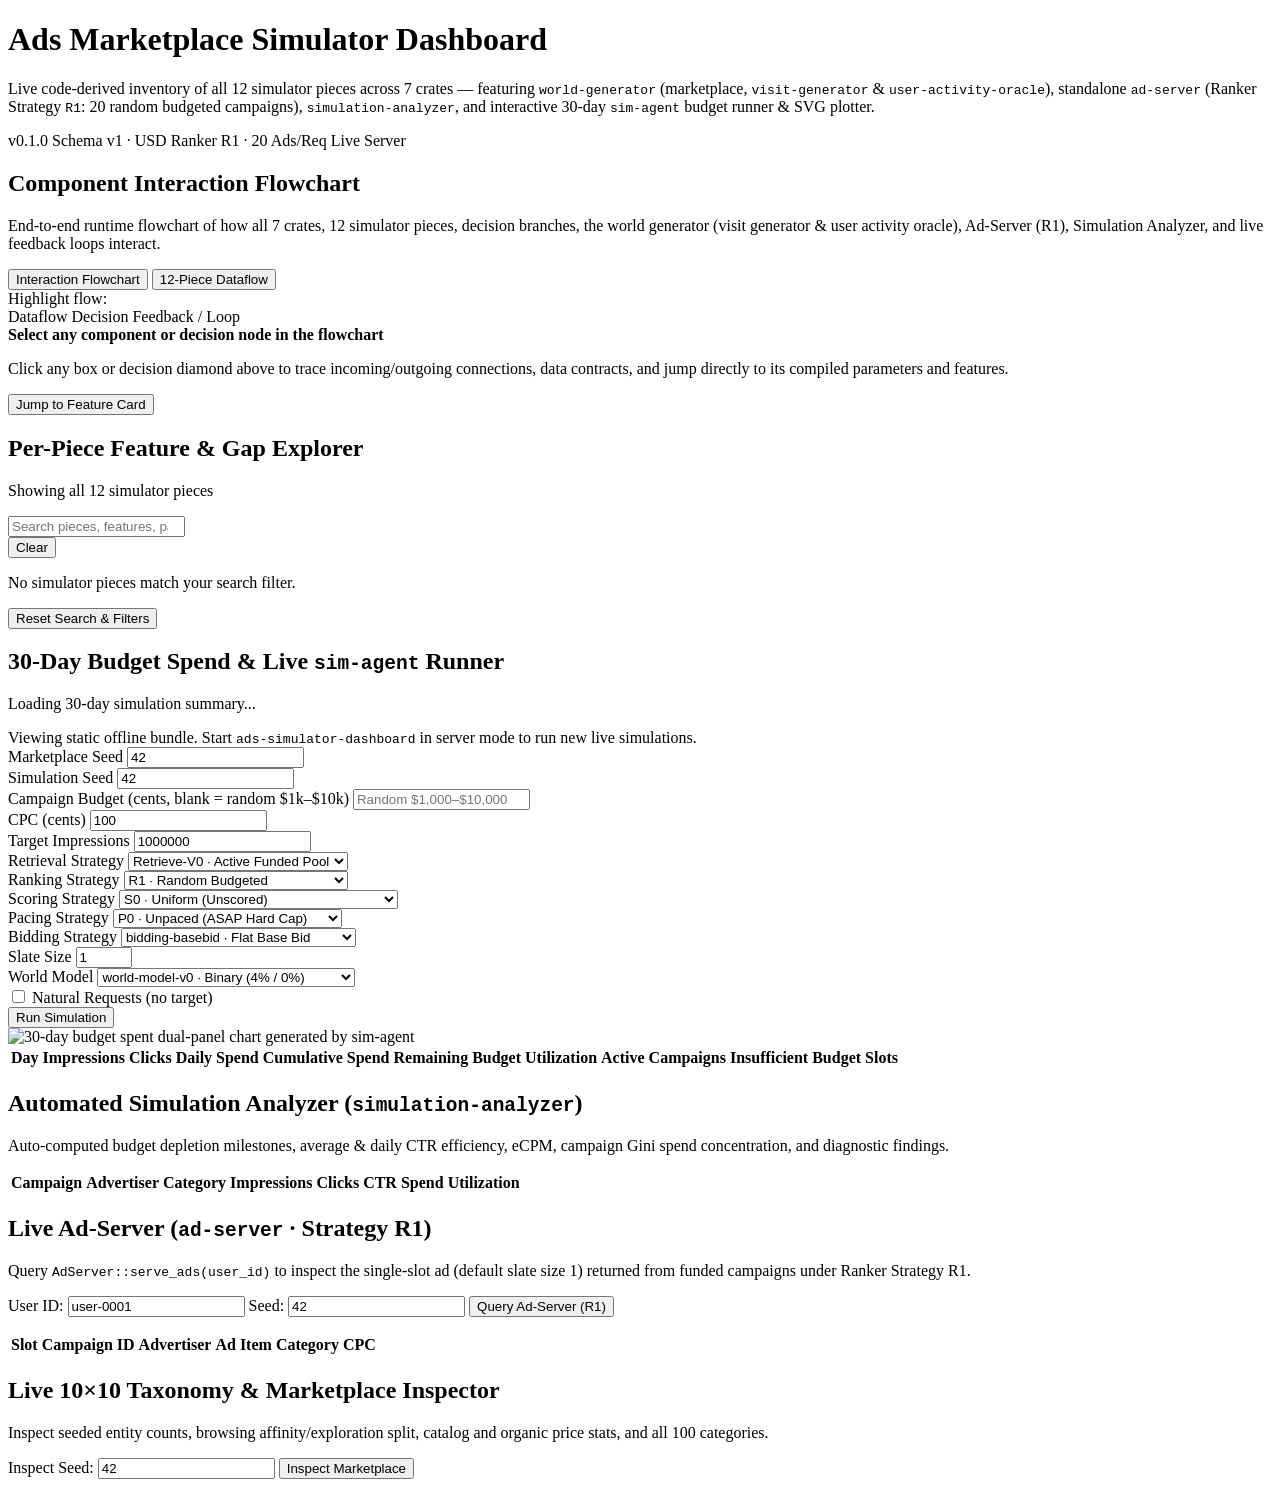
<file: dashboard/assets/index.html>
<!DOCTYPE html>
<html lang="en">
<head>
  <meta charset="utf-8">
  <meta name="viewport" content="width=device-width, initial-scale=1">
  <title>Ads Marketplace Simulator — Feature, Flowchart &amp; Analyzer Dashboard</title>
  <style>/*__INLINE_CSS__*/</style>
</head>
<body>
  <div class="page-shell">
    <header class="hero">
      <div>
        <h1>Ads Marketplace Simulator Dashboard</h1>
        <p class="hero-subtitle">
          Live code-derived inventory of all 12 simulator pieces across 7 crates — featuring
          <code>world-generator</code> (marketplace, <code>visit-generator</code> &amp; <code>user-activity-oracle</code>), standalone <code>ad-server</code> (Ranker Strategy <code>R1</code>: 20 random budgeted campaigns),
          <code>simulation-analyzer</code>, and interactive 30-day <code>sim-agent</code> budget runner &amp; SVG plotter.
        </p>
      </div>
      <div class="hero-badges" id="hero-badges">
        <span class="badge" id="badge-version">v0.1.0</span>
        <span class="badge badge-emerald" id="badge-schema">Schema v1 · USD</span>
        <span class="badge badge-amber" id="badge-ranker">Ranker R1 · 20 Ads/Req</span>
        <span class="badge badge-indigo" id="badge-mode">Live Server</span>
      </div>
    </header>

    <section aria-label="Key Simulator Metrics" class="kpi-grid" id="kpi-strip"></section>

    <section class="section-card" aria-labelledby="pipeline-heading">
      <div class="section-header">
        <div>
          <h2 id="pipeline-heading">Component Interaction Flowchart</h2>
          <p class="section-desc">
            End-to-end runtime flowchart of how all 7 crates, 12 simulator pieces, decision branches, the world generator (visit generator &amp; user activity oracle), Ad-Server (R1), Simulation Analyzer, and live feedback loops interact.
          </p>
        </div>
        <div class="filter-pills" id="flowchart-view-toggle" role="tablist" aria-label="Architecture diagram view">
          <button type="button" class="pill-btn active" id="view-flowchart-btn" role="tab" aria-selected="true">Interaction Flowchart</button>
          <button type="button" class="pill-btn" id="view-pipeline-btn" role="tab" aria-selected="false">12-Piece Dataflow</button>
        </div>
      </div>

      <div class="controls-bar flowchart-toolbar" id="flowchart-trace-bar">
        <span class="toolbar-label">Highlight flow:</span>
        <div class="filter-pills" id="flowchart-trace-pills" role="group" aria-label="Highlight execution flow"></div>
        <div class="flowchart-legend" aria-label="Flowchart legend">
          <span class="legend-item"><span class="legend-swatch swatch-data"></span>Dataflow</span>
          <span class="legend-item"><span class="legend-swatch swatch-decision"></span>Decision</span>
          <span class="legend-item"><span class="legend-swatch swatch-loop"></span>Feedback / Loop</span>
        </div>
      </div>

      <div class="pipeline-wrap" id="pipeline-container"></div>

      <div class="flowchart-inspector" id="flowchart-inspector" aria-live="polite">
        <div class="inspector-main">
          <div class="inspector-title-row">
            <strong id="inspector-title">Select any component or decision node in the flowchart</strong>
            <span class="badge hidden" id="inspector-crate"></span>
          </div>
          <p class="inspector-desc" id="inspector-desc">
            Click any box or decision diamond above to trace incoming/outgoing connections, data contracts, and jump directly to its compiled parameters and features.
          </p>
          <div class="inspector-io hidden" id="inspector-io"></div>
        </div>
        <div class="inspector-actions">
          <button type="button" class="btn hidden" id="inspector-jump-btn">Jump to Feature Card</button>
        </div>
      </div>
    </section>

    <section class="section-card" aria-labelledby="pieces-heading">
      <div class="section-header">
        <div>
          <h2 id="pieces-heading">Per-Piece Feature &amp; Gap Explorer</h2>
          <p class="section-desc" id="pieces-count-desc">Showing all 12 simulator pieces</p>
        </div>
      </div>
      <div class="controls-bar">
        <input
          type="search"
          id="piece-search"
          class="search-input"
          aria-label="Search simulator pieces and features"
          placeholder="Search pieces, features, parameters, crates, or gaps..."
        >
        <div class="filter-pills" id="stage-filters" role="group" aria-label="Filter by pipeline stage"></div>
        <button type="button" class="btn" id="clear-filters-btn">Clear</button>
      </div>
      <div class="pieces-grid" id="pieces-grid"></div>
      <div class="empty-state hidden" id="pieces-empty">
        <p>No simulator pieces match your search filter.</p>
        <button type="button" class="btn" id="reset-empty-btn">Reset Search &amp; Filters</button>
      </div>
    </section>

    <section class="section-card" aria-labelledby="budget-heading">
      <div class="section-header">
        <div>
          <h2 id="budget-heading">30-Day Budget Spend &amp; Live <code>sim-agent</code> Runner</h2>
          <p class="section-desc" id="sim-run-meta">Loading 30-day simulation summary...</p>
        </div>
      </div>

      <div id="static-runner-note" class="alert-info hidden">
        Viewing static offline bundle. Start <code>ads-simulator-dashboard</code> in server mode to run new live simulations.
      </div>

      <form id="sim-runner-form" class="runner-form">
        <div class="runner-field">
          <label for="runner-marketplace-seed">Marketplace Seed</label>
          <input id="runner-marketplace-seed" name="marketplace_seed" type="number" step="1" value="42">
        </div>
        <div class="runner-field">
          <label for="runner-seed">Simulation Seed</label>
          <input id="runner-seed" name="seed" type="number" step="1" min="0" value="42">
        </div>
        <div class="runner-field">
          <label for="runner-budget">Campaign Budget (cents, blank = random $1k–$10k)</label>
          <input id="runner-budget" name="campaign_budget_cents" type="number" step="1" min="0" placeholder="Random $1,000–$10,000">
        </div>
        <div class="runner-field">
          <label for="runner-cpc">CPC (cents)</label>
          <input id="runner-cpc" name="cpc_cents" type="number" step="1" min="1" value="100">
        </div>
        <div class="runner-field">
          <label for="runner-impressions">Target Impressions</label>
          <input id="runner-impressions" name="impressions" type="number" step="1" min="0" value="1000000">
        </div>
        <div class="runner-field">
          <label for="runner-retrieval">Retrieval Strategy</label>
          <select id="runner-retrieval" name="retrieval">
            <option value="Retrieve-V0" selected>Retrieve-V0 · Active Funded Pool</option>
          </select>
        </div>
        <div class="runner-field">
          <label for="runner-ranker">Ranking Strategy</label>
          <select id="runner-ranker" name="ranker">
            <option value="R1" selected>R1 · Random Budgeted</option>
            <option value="R2">R2 · Bandit Top-K + 10% ε-greedy</option>
            <option value="R3">R3 · Greedy Top-K (0% ε)</option>
          </select>
        </div>
        <div class="runner-field">
          <label for="runner-scoring">Scoring Strategy</label>
          <select id="runner-scoring" name="scoring">
            <option value="S0" selected>S0 · Uniform (Unscored)</option>
            <option value="S1">S1 · Online UCB1 CTR</option>
            <option value="S2">S2 · Empirical CTR</option>
            <option value="S3">S3 · Empirical eCPM</option>
            <option value="Score-R1">Score-R1 · PyTorch L2 LR CTR (ads-ml)</option>
            <option value="Score-XGB">Score-XGB · XGBoost GBDT CTR (ads-ml)</option>
          </select>
        </div>
        <div class="runner-field">
          <label for="runner-pacing">Pacing Strategy</label>
          <select id="runner-pacing" name="pacing">
            <option value="P0" selected>P0 · Unpaced (ASAP Hard Cap)</option>
            <option value="P1">P1 · Even Daily Cap (30d)</option>
            <option value="P2">P2 · Smooth Probabilistic</option>
            <option value="pacing-1">pacing-1 · 24h PST Linear Intraday</option>
          </select>
        </div>
        <div class="runner-field">
          <label for="runner-bidding">Bidding Strategy</label>
          <select id="runner-bidding" name="bidding">
            <option value="bidding-basebid" selected>bidding-basebid · Flat Base Bid</option>
            <option value="bidding-autobid-v0">bidding-autobid-v0 · eCPM Auto-Bid</option>
          </select>
        </div>
        <div class="runner-field">
          <label for="runner-slate-size">Slate Size</label>
          <input id="runner-slate-size" name="slate_size" type="number" step="1" min="1" max="500" value="1">
        </div>
        <div class="runner-field">
          <label for="runner-world-model">World Model</label>
          <select id="runner-world-model" name="world_model">
            <option value="world-model-v0" selected>world-model-v0 · Binary (4% / 0%)</option>
            <option value="world-model-v1">world-model-v1 · Noisy Group×Cat×Adv</option>
          </select>
        </div>
        <div class="runner-field">
          <label class="runner-checkbox" for="runner-natural">
            <input id="runner-natural" name="natural_replay" type="checkbox">
            <span>Natural Requests (no target)</span>
          </label>
        </div>
        <div class="runner-actions">
          <button type="submit" id="runner-submit" class="btn btn-primary">Run Simulation</button>
        </div>
      </form>

      <div id="runner-error" class="alert-error hidden" role="alert"></div>

      <div class="stats-row" id="budget-kpis"></div>

      <div class="plot-frame">
        <img
          id="budget-svg-img"
          class="plot-img"
          alt="30-day budget spent dual-panel chart generated by sim-agent"
        >
      </div>

      <div class="table-scroll">
        <table aria-label="30-day daily budget spend breakdown">
          <thead>
            <tr>
              <th>Day</th>
              <th>Impressions</th>
              <th>Clicks</th>
              <th>Daily Spend</th>
              <th>Cumulative Spend</th>
              <th>Remaining Budget</th>
              <th>Utilization</th>
              <th>Active Campaigns</th>
              <th>Insufficient Budget Slots</th>
            </tr>
          </thead>
          <tbody id="daily-table-body"></tbody>
        </table>
      </div>
    </section>

    <section class="section-card" id="analysis-section" aria-labelledby="analysis-heading">
      <div class="section-header">
        <div>
          <h2 id="analysis-heading">Automated Simulation Analyzer (<code>simulation-analyzer</code>)</h2>
          <p class="section-desc" id="analysis-meta">
            Auto-computed budget depletion milestones, average &amp; daily CTR efficiency, eCPM, campaign Gini spend concentration, and diagnostic findings.
          </p>
        </div>
      </div>

      <div class="stats-row" id="analysis-kpis"></div>

      <div id="analysis-findings" class="findings-list"></div>

      <div class="table-scroll" id="analysis-top-campaigns-wrap">
        <table aria-label="Top campaigns by spend">
          <thead>
            <tr>
              <th>Campaign</th>
              <th>Advertiser</th>
              <th>Category</th>
              <th>Impressions</th>
              <th>Clicks</th>
              <th>CTR</th>
              <th>Spend</th>
              <th>Utilization</th>
            </tr>
          </thead>
          <tbody id="analysis-top-campaigns-body"></tbody>
        </table>
      </div>
    </section>

    <section class="section-card" id="ad-server-section" aria-labelledby="ad-server-heading">
      <div class="section-header">
        <div>
          <h2 id="ad-server-heading">Live Ad-Server (<code>ad-server</code> · Strategy R1)</h2>
          <p class="section-desc">
            Query <code>AdServer::serve_ads(user_id)</code> to inspect the single-slot ad (default slate size 1) returned from funded campaigns under Ranker Strategy R1.
          </p>
        </div>
      </div>

      <form id="ad-server-form" class="marketplace-toolbar">
        <label for="ad-server-user-id">User ID:</label>
        <input id="ad-server-user-id" name="ad_server_user_id" type="text" value="user-0001">
        <label for="ad-server-seed">Seed:</label>
        <input id="ad-server-seed" name="ad_server_seed" type="number" step="1" min="0" value="42">
        <button type="submit" class="btn" id="ad-server-btn">Query Ad-Server (R1)</button>
      </form>
      <div id="ad-server-error" class="alert-error hidden" role="alert"></div>
      <p class="section-desc" id="ad-server-summary"></p>

      <div class="table-scroll">
        <table aria-label="Ad-server R1 returned slate">
          <thead>
            <tr>
              <th>Slot</th>
              <th>Campaign ID</th>
              <th>Advertiser</th>
              <th>Ad Item</th>
              <th>Category</th>
              <th>CPC</th>
            </tr>
          </thead>
          <tbody id="ad-server-slate-body"></tbody>
        </table>
      </div>
    </section>

    <section class="section-card" aria-labelledby="marketplace-heading">
      <div class="section-header">
        <div>
          <h2 id="marketplace-heading">Live 10&times;10 Taxonomy &amp; Marketplace Inspector</h2>
          <p class="section-desc">
            Inspect seeded entity counts, browsing affinity/exploration split, catalog and organic price stats, and all 100 categories.
          </p>
        </div>
      </div>

      <form id="marketplace-seed-form" class="marketplace-toolbar">
        <label for="marketplace-inspect-seed">Inspect Seed:</label>
        <input id="marketplace-inspect-seed" name="inspect_seed" type="number" step="1" value="42">
        <button type="submit" class="btn" id="marketplace-inspect-btn">Inspect Marketplace</button>
      </form>
      <div id="marketplace-error" class="alert-error hidden" role="alert"></div>

      <div class="stats-row" id="marketplace-stats"></div>
      <div class="taxonomy-grid" id="taxonomy-grid"></div>
    </section>
  </div>

  <script id="dashboard-bootstrap" type="application/json">/*__BOOTSTRAP_JSON__*/</script>
  <script>/*__INLINE_JS__*/</script>
</body>
</html>
</file>
